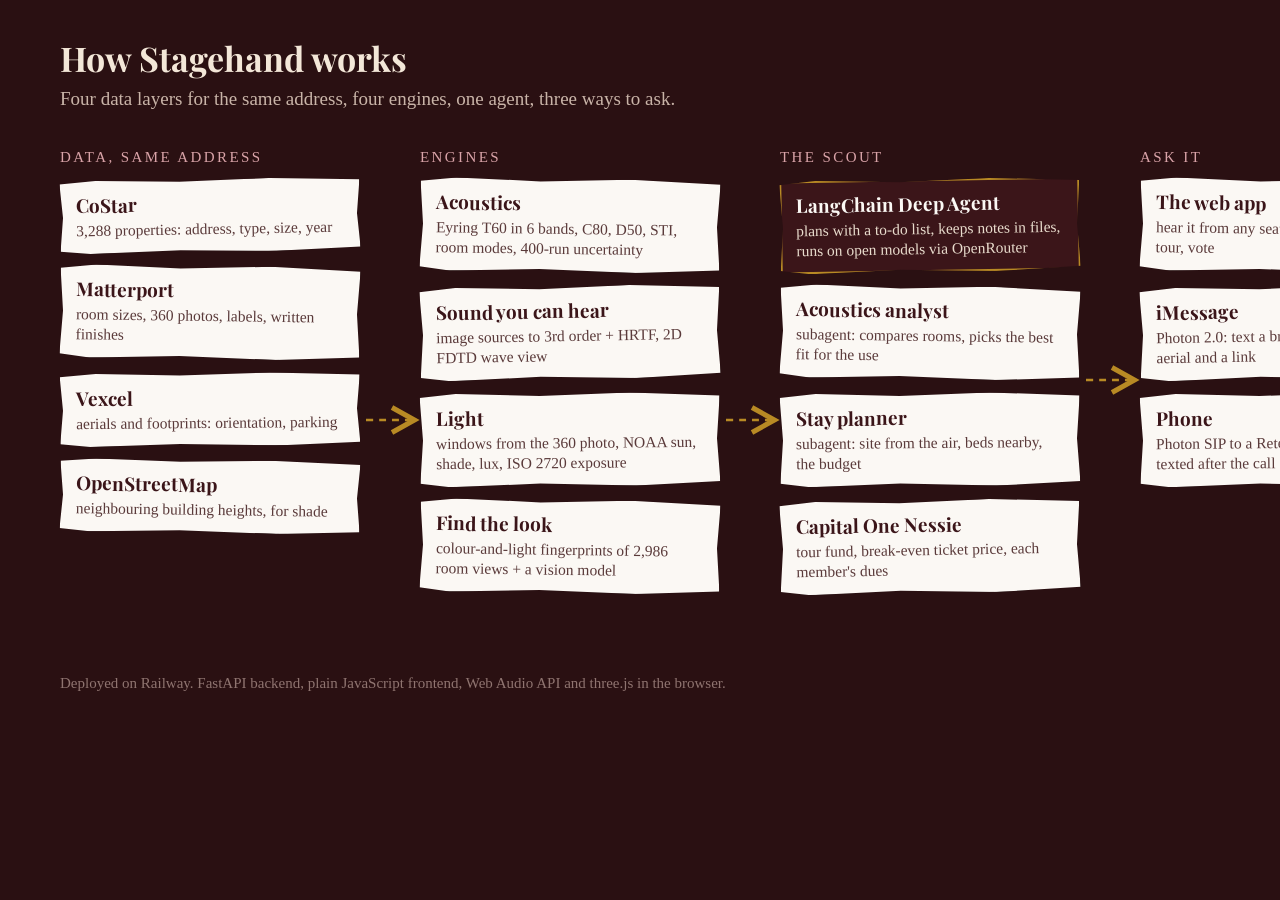
<file: docs/devpost/architecture.html>
<!doctype html>
<html><head><meta charset="utf-8">
<link href="https://fonts.googleapis.com/css2?family=IM+Fell+English&family=Playfair+Display:wght@700&display=swap" rel="stylesheet">
<style>
  html,body { margin:0; background:#2a1012; }
  body { width:1500px; height:720px; font-family:"IM Fell English",Georgia,serif; color:#f3e7d8; position:relative; }
  h1 { font:700 34px/1.1 "Playfair Display",Georgia,serif; margin:0; position:absolute; left:60px; top:40px; }
  .sub { position:absolute; left:60px; top:88px; font-size:19px; color:#c9b4a8; margin:0; }
  .col { position:absolute; top:150px; width:300px; }
  .col h2 { font:400 15px/1 "IM Fell English",Georgia,serif; letter-spacing:.16em; text-transform:uppercase; color:#d9a3a8; margin:0 0 14px; }
  .box { background:#fbf8f4; color:#3b1519; padding:14px 16px 13px; margin:0 0 14px; box-shadow:3px 4px 0 rgba(0,0,0,.45);
         clip-path:polygon(0 4%, 12% 0, 40% 3%, 70% 0, 100% 4%, 99% 50%, 100% 96%, 72% 100%, 40% 97%, 10% 100%, 0 96%, 1% 50%); }
  .box b { display:block; font:700 19px/1.15 "Playfair Display",Georgia,serif; }
  .box span { display:block; font-size:15.5px; line-height:1.3; color:#5a3a3a; margin-top:4px; }
  .box.dark { background:#3b1519; color:#fbf8f4; box-shadow:3px 4px 0 rgba(0,0,0,.45), inset 0 0 0 2px #b88a24; }
  .box.dark span { color:#e9dccd; }
  .tilt1 { transform:rotate(-1deg); } .tilt2 { transform:rotate(.8deg); } .tilt3 { transform:rotate(-.5deg); }
  svg.arrows { position:absolute; left:0; top:0; pointer-events:none; }
  .foot { position:absolute; left:60px; bottom:28px; font-size:15px; color:#8f7470; }
</style></head>
<body>
<h1>How Stagehand works</h1>
<p class="sub">Four data layers for the same address, four engines, one agent, three ways to ask.</p>

<div class="col" style="left:60px">
  <h2>Data, same address</h2>
  <div class="box tilt1"><b>CoStar</b><span>3,288 properties: address, type, size, year</span></div>
  <div class="box tilt2"><b>Matterport</b><span>room sizes, 360 photos, labels, written finishes</span></div>
  <div class="box tilt3"><b>Vexcel</b><span>aerials and footprints: orientation, parking</span></div>
  <div class="box tilt2"><b>OpenStreetMap</b><span>neighbouring building heights, for shade</span></div>
</div>

<div class="col" style="left:420px">
  <h2>Engines</h2>
  <div class="box tilt2"><b>Acoustics</b><span>Eyring T60 in 6 bands, C80, D50, STI, room modes, 400-run uncertainty</span></div>
  <div class="box tilt1"><b>Sound you can hear</b><span>image sources to 3rd order + HRTF, 2D FDTD wave view</span></div>
  <div class="box tilt3"><b>Light</b><span>windows from the 360 photo, NOAA sun, shade, lux, ISO 2720 exposure</span></div>
  <div class="box tilt2"><b>Find the look</b><span>colour-and-light fingerprints of 2,986 room views + a vision model</span></div>
</div>

<div class="col" style="left:780px">
  <h2>The scout</h2>
  <div class="box dark tilt1"><b>LangChain Deep Agent</b><span>plans with a to-do list, keeps notes in files, runs on open models via OpenRouter</span></div>
  <div class="box tilt2"><b>Acoustics analyst</b><span>subagent: compares rooms, picks the best fit for the use</span></div>
  <div class="box tilt3"><b>Stay planner</b><span>subagent: site from the air, beds nearby, the budget</span></div>
  <div class="box tilt1"><b>Capital One Nessie</b><span>tour fund, break-even ticket price, each member's dues</span></div>
</div>

<div class="col" style="left:1140px">
  <h2>Ask it</h2>
  <div class="box tilt2"><b>The web app</b><span>hear it from any seat, see the light, plan the tour, vote</span></div>
  <div class="box tilt1"><b>iMessage</b><span>Photon 2.0: text a brief, get the pick, an aerial and a link</span></div>
  <div class="box tilt3"><b>Phone</b><span>Photon SIP to a Retell voice agent, link texted after the call</span></div>
</div>

<svg class="arrows" width="1500" height="720">
  <defs><marker id="a" markerWidth="12" markerHeight="12" refX="9" refY="6" orient="auto"><path d="M1,1 L10,6 L1,11" fill="none" stroke="#b88a24" stroke-width="2"/></marker></defs>
  <g stroke="#b88a24" stroke-width="2.5" fill="none" stroke-dasharray="7 6" marker-end="url(#a)">
    <path d="M366 420 C 392 420, 392 420, 412 420"/>
    <path d="M726 420 C 752 420, 752 420, 772 420"/>
    <path d="M1086 380 C 1112 380, 1112 380, 1132 380"/>
  </g>
</svg>
<div class="foot">Deployed on Railway. FastAPI backend, plain JavaScript frontend, Web Audio API and three.js in the browser.</div>
</body></html>
</file>
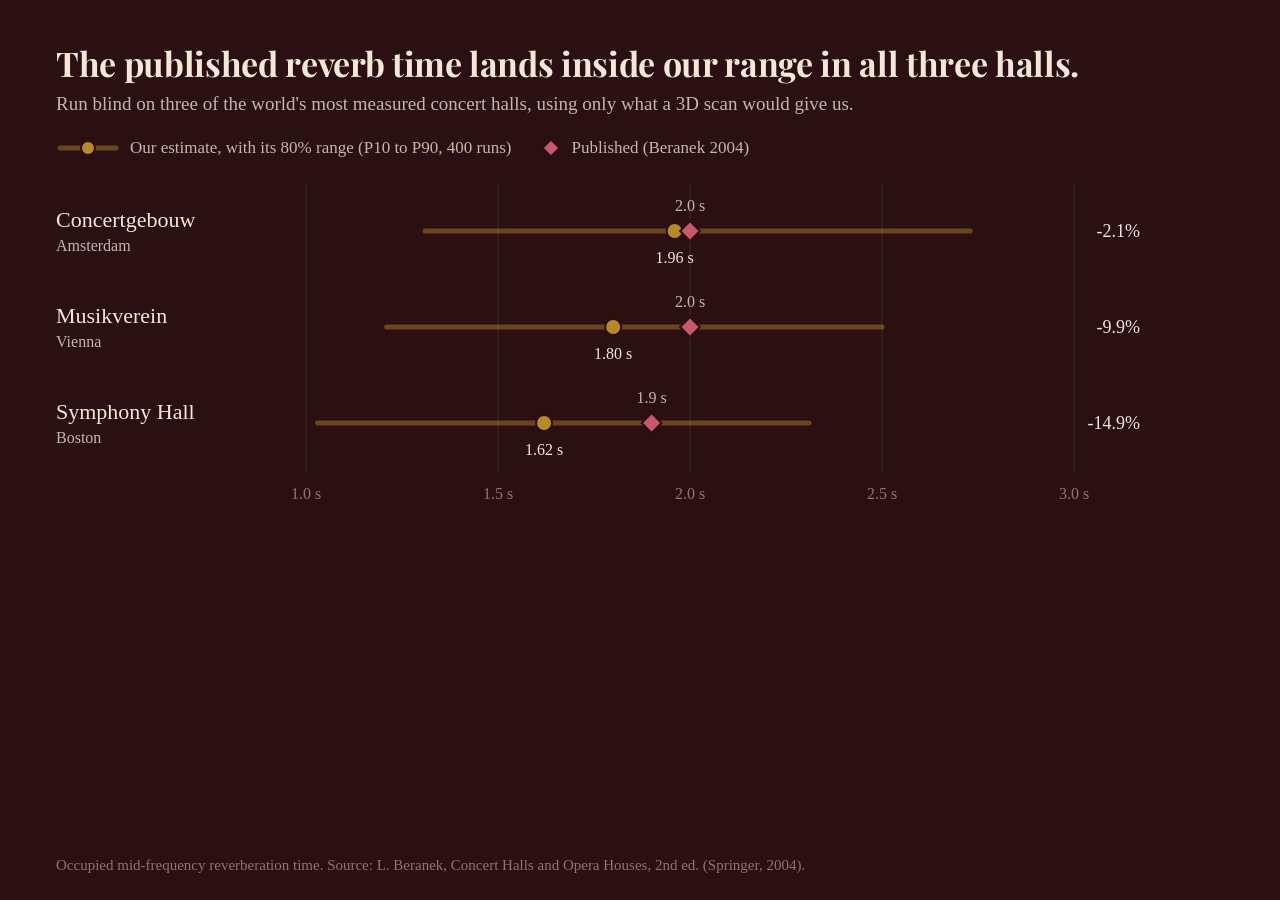
<file: docs/devpost/validation.html>
<!doctype html>
<html><head><meta charset="utf-8">
<link href="https://fonts.googleapis.com/css2?family=IM+Fell+English&family=Playfair+Display:wght@700&display=swap" rel="stylesheet">
<style>
  :root { --surface:#2a1012; --ink:#f3e7d8; --ink2:#c9b4a8; --muted:#8f7470; --grid:rgba(243,231,216,.12);
          --ours:#b88a24; --pub:#c9586e; }
  html,body { margin:0; background:var(--surface); }
  body { width:1200px; height:580px; font-family:"IM Fell English",Georgia,serif; color:var(--ink); }
  .card { padding:44px 56px 0; }
  h1 { font:700 34px/1.15 "Playfair Display",Georgia,serif; margin:0; letter-spacing:-.01em; }
  .sub { color:var(--ink2); font-size:19px; margin:10px 0 0; }
  .legend { display:flex; gap:28px; margin:22px 0 0; color:var(--ink2); font-size:17px; align-items:center; }
  .legend span { display:inline-flex; align-items:center; gap:10px; }
  svg text { font-family:"IM Fell English",Georgia,serif; }
  .foot { position:absolute; left:56px; bottom:26px; color:var(--muted); font-size:15px; }
</style></head>
<body><div class="card">
  <h1>The published reverb time lands inside our range in all three halls.</h1>
  <p class="sub">Run blind on three of the world's most measured concert halls, using only what a 3D scan would give us.</p>
  <div class="legend">
    <span><svg width="64" height="16"><line x1="4" y1="8" x2="60" y2="8" stroke="#b88a24" stroke-width="5" stroke-linecap="round" opacity=".45"/><circle cx="32" cy="8" r="7" fill="#b88a24" stroke="#2a1012" stroke-width="2"/></svg>Our estimate, with its 80% range (P10 to P90, 400 runs)</span>
    <span><svg width="22" height="22"><rect x="5" y="5" width="12" height="12" transform="rotate(45 11 11)" fill="#c9586e" stroke="#2a1012" stroke-width="2"/></svg>Published (Beranek 2004)</span>
  </div>
  <svg id="plot" width="1088" height="360" style="margin-top:14px"></svg>
</div>
<div class="foot">Occupied mid-frequency reverberation time. Source: L. Beranek, Concert Halls and Opera Houses, 2nd ed. (Springer, 2004).</div>
<script>
const rows = [{"hall": "Concertgebouw", "city": "Amsterdam", "published": 2.0, "ours": 1.96, "p10": 1.31, "p90": 2.73, "err": -2.1}, {"hall": "Musikverein", "city": "Vienna", "published": 2.0, "ours": 1.8, "p10": 1.21, "p90": 2.5, "err": -9.9}, {"hall": "Symphony Hall", "city": "Boston", "published": 1.9, "ours": 1.62, "p10": 1.03, "p90": 2.31, "err": -14.9}];
const svg = document.getElementById('plot');
const W = 1088, left = 250, right = 70, padTop = 10, rowH = 96;
const x0 = 1.0, x1 = 3.0;
const X = (v) => left + (v - x0) / (x1 - x0) * (W - left - right);
const NS = 'http://www.w3.org/2000/svg';
const el = (tag, attrs, text) => { const e = document.createElementNS(NS, tag); for (const k in attrs) e.setAttribute(k, attrs[k]); if (text != null) e.textContent = text; svg.appendChild(e); return e; };
const bottom = padTop + rows.length * rowH;
for (let t = 1.0; t <= 3.0001; t += 0.5) {
  el('line', { x1: X(t), x2: X(t), y1: padTop, y2: bottom, stroke: 'rgba(243,231,216,.12)', 'stroke-width': 1 });
  el('text', { x: X(t), y: bottom + 28, 'text-anchor': 'middle', fill: '#8f7470', 'font-size': 16 }, t.toFixed(1) + ' s');
}
rows.forEach((r, i) => {
  const y = padTop + i * rowH + rowH / 2;
  el('text', { x: 0, y: y - 4, fill: '#f3e7d8', 'font-size': 22 }, r.hall);
  el('text', { x: 0, y: y + 20, fill: '#c9b4a8', 'font-size': 16 }, r.city);
  el('line', { x1: X(r.p10), x2: X(r.p90), y1: y, y2: y, stroke: '#b88a24', 'stroke-width': 5, 'stroke-linecap': 'round', opacity: .45 });
  el('circle', { cx: X(r.ours), cy: y, r: 8, fill: '#b88a24', stroke: '#2a1012', 'stroke-width': 2 });
  const px = X(r.published);
  el('rect', { x: px - 7, y: y - 7, width: 14, height: 14, transform: `rotate(45 ${px} ${y})`, fill: '#c9586e', stroke: '#2a1012', 'stroke-width': 2 });
  // direct labels: ours below the dot, published above the diamond
  el('text', { x: X(r.ours), y: y + 32, 'text-anchor': 'middle', fill: '#f3e7d8', 'font-size': 16 }, r.ours.toFixed(2) + ' s');
  el('text', { x: px, y: y - 20, 'text-anchor': 'middle', fill: '#c9b4a8', 'font-size': 16 }, r.published.toFixed(1) + ' s');
  el('text', { x: W - 4, y: y + 6, 'text-anchor': 'end', fill: '#f3e7d8', 'font-size': 18 }, (r.err > 0 ? '+' : '') + r.err.toFixed(1) + '%');
});
</script></body></html>
</file>
